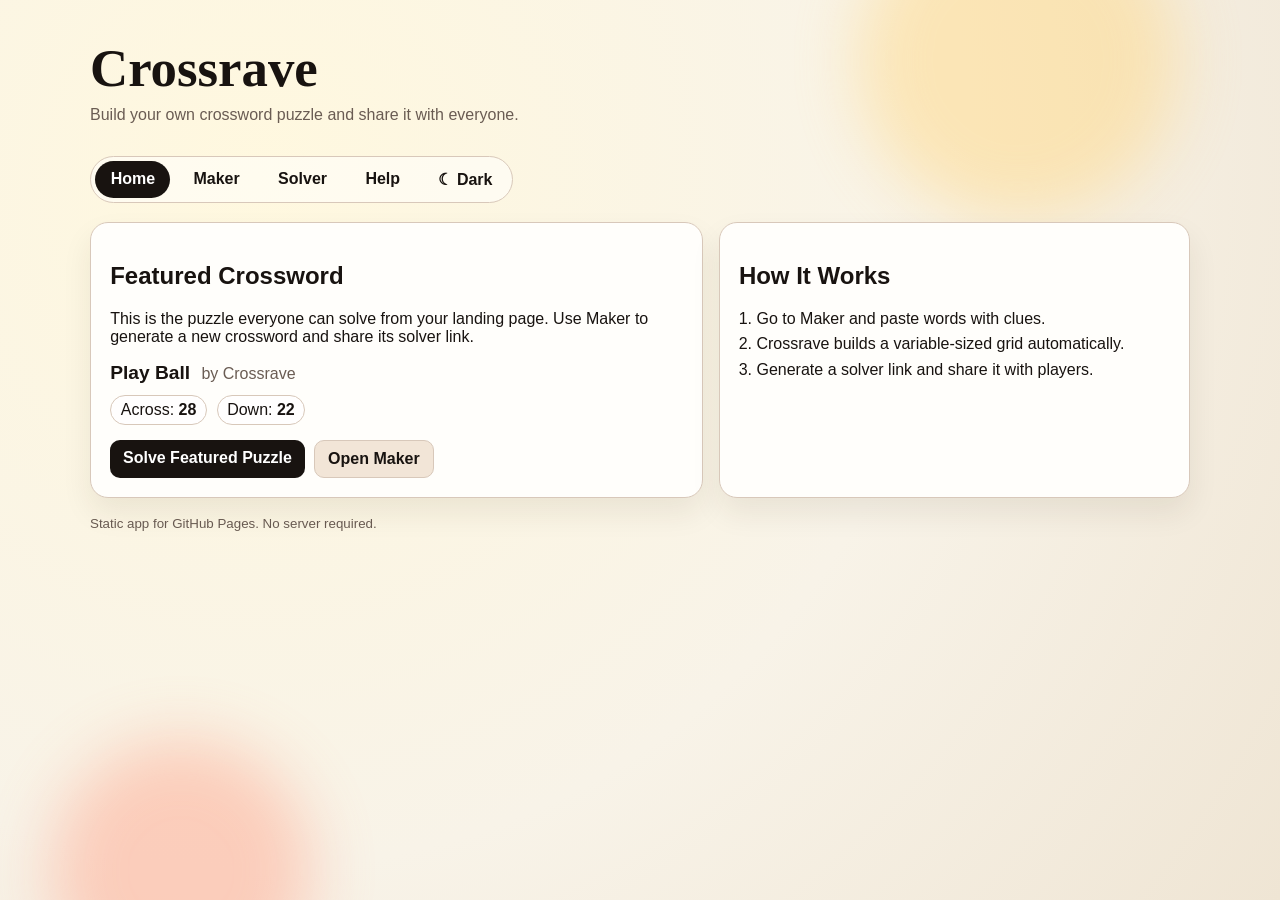
<file: index.html>
<!doctype html>
<html lang="en">
  <head>
    <meta charset="UTF-8" />
    <meta name="viewport" content="width=device-width, initial-scale=1.0" />
    <meta name="referrer" content="strict-origin-when-cross-origin" />
    <meta
      http-equiv="Content-Security-Policy"
      content="default-src 'self'; script-src 'self'; style-src 'self' 'unsafe-inline' https://fonts.googleapis.com; font-src https://fonts.gstatic.com; img-src 'self' data:; connect-src 'self'; object-src 'none'; base-uri 'self'; form-action 'self'; frame-src 'none'; manifest-src 'self'"
    />
    <title>Crossrave</title>
    <meta
      name="description"
      content="Build custom crosswords and publish a featured puzzle for everyone to solve."
    />
    <link rel="preconnect" href="https://fonts.googleapis.com" />
    <link rel="preconnect" href="https://fonts.gstatic.com" crossorigin />
    <link
      href="https://fonts.googleapis.com/css2?family=Space+Grotesk:wght@400;500;700&family=Fraunces:opsz,wght@9..144,700&display=swap"
      rel="stylesheet"
    />
    <link rel="stylesheet" href="css/styles.css" />
    <script src="js/theme-init.js"></script>
  </head>
  <body>
    <div class="bg-orb orb-a"></div>
    <div class="bg-orb orb-b"></div>

    <header class="site-header">
      <h1>Crossrave</h1>
      <p>Build your own crossword puzzle and share it with everyone.</p>
      <nav class="top-nav" aria-label="Main navigation">
        <a href="index.html" aria-current="page">Home</a>
        <a href="maker.html">Maker</a>
        <a href="solver.html">Solver</a>
      </nav>
    </header>

    <main class="layout home-layout">
      <section class="panel hero-panel">
        <h2>Featured Crossword</h2>
        <p>
          This is the puzzle everyone can solve from your landing page. Use Maker to generate a new
          crossword and share its solver link.
        </p>

        <div class="featured-meta">
          <strong id="home-title">Featured Daily</strong>
          <span id="home-author">by Crossrave</span>
        </div>

        <div class="pill-row">
          <span class="pill">Across: <b id="home-across-count">0</b></span>
          <span class="pill">Down: <b id="home-down-count">0</b></span>
        </div>

        <div class="toolbar">
          <a id="solve-featured-link" class="btn-link" href="solver.html">Solve Featured Puzzle</a>
          <a class="btn-link secondary" href="maker.html">Open Maker</a>
        </div>
      </section>

      <section class="panel">
        <h2>How It Works</h2>
        <ol class="steps-list">
          <li>Go to Maker and paste words with clues.</li>
          <li>Crossrave builds a variable-sized grid automatically.</li>
          <li>Generate a solver link and share it with players.</li>
        </ol>
      </section>
    </main>

    <footer class="site-footer">
      <small>Static app for GitHub Pages. No server required.</small>
    </footer>

    <script type="module" src="js/home.js"></script>
    <script type="module" src="js/site.js"></script>
  </body>
</html>
</file>
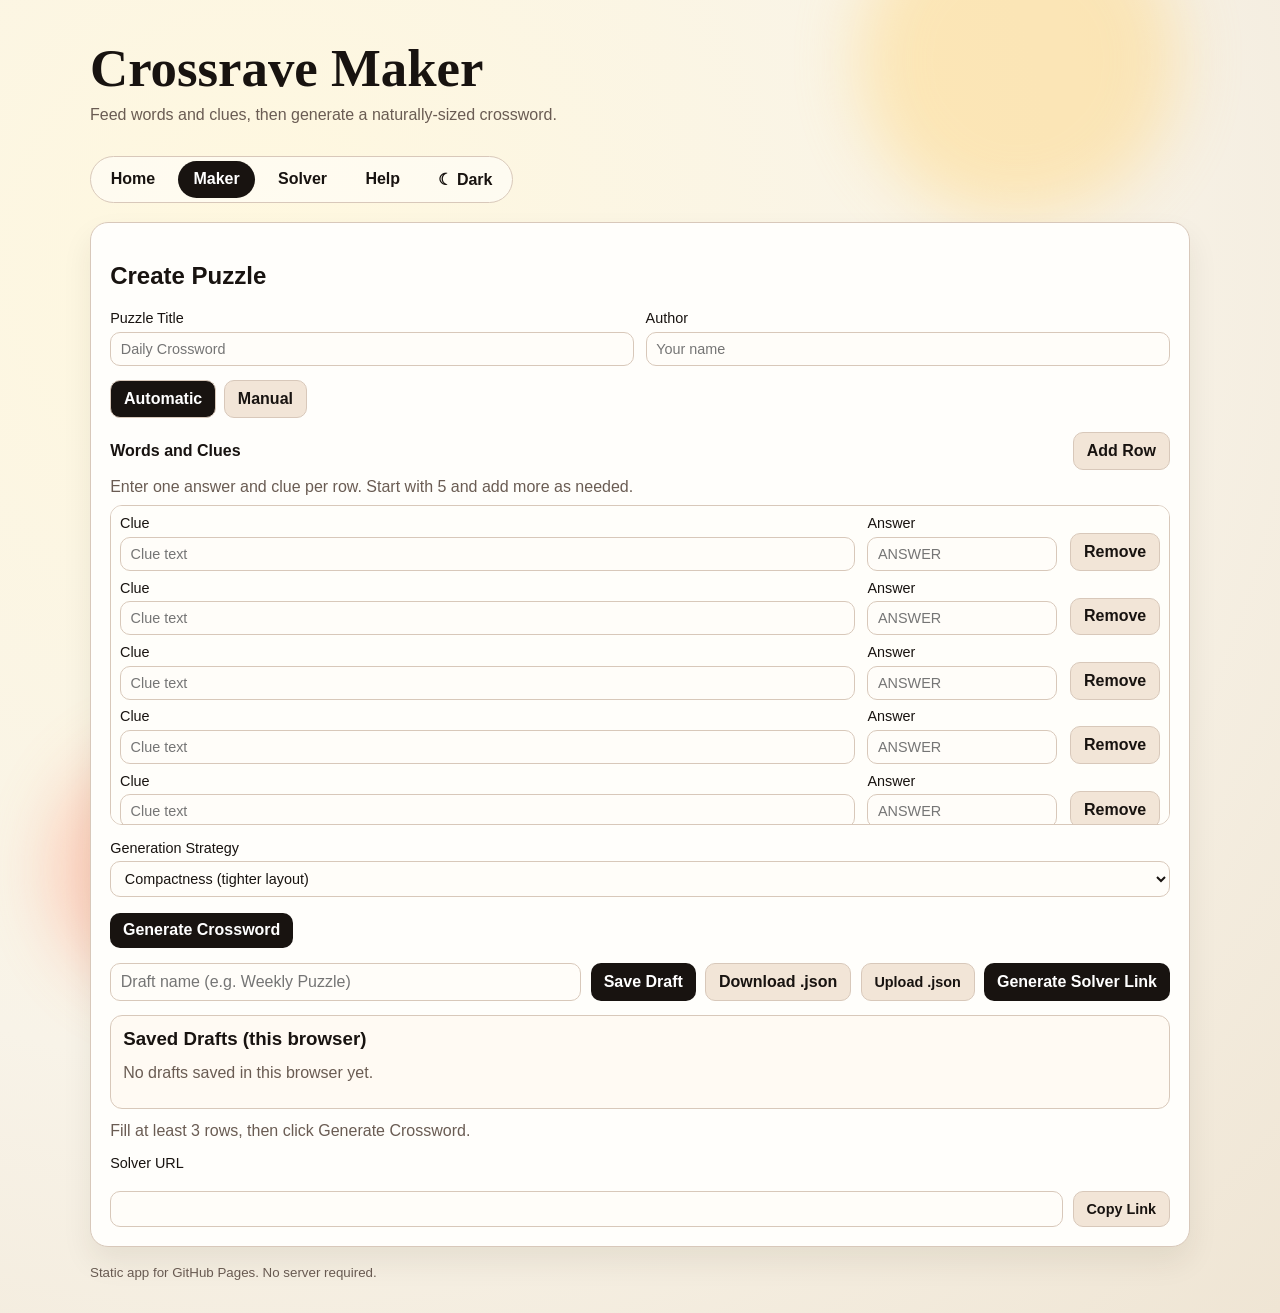
<file: maker.html>
<!doctype html>
<html lang="en">
  <head>
    <meta charset="UTF-8" />
    <meta name="viewport" content="width=device-width, initial-scale=1.0" />
    <meta name="referrer" content="strict-origin-when-cross-origin" />
    <meta
      http-equiv="Content-Security-Policy"
      content="default-src 'self'; script-src 'self'; style-src 'self' 'unsafe-inline' https://fonts.googleapis.com; font-src https://fonts.gstatic.com; img-src 'self' data:; connect-src 'self'; object-src 'none'; base-uri 'self'; form-action 'self'; frame-src 'none'; manifest-src 'self'"
    />
    <title>Crossrave Maker</title>
    <meta name="description" content="Generate a crossword from words and clues." />
    <link rel="preconnect" href="https://fonts.googleapis.com" />
    <link rel="preconnect" href="https://fonts.gstatic.com" crossorigin />
    <link
      href="https://fonts.googleapis.com/css2?family=Space+Grotesk:wght@400;500;700&family=Fraunces:opsz,wght@9..144,700&display=swap"
      rel="stylesheet"
    />
    <link rel="stylesheet" href="css/styles.css" />
    <script src="js/theme-init.js"></script>
  </head>
  <body>
    <div class="bg-orb orb-a"></div>
    <div class="bg-orb orb-b"></div>

    <header class="site-header">
      <h1>Crossrave Maker</h1>
      <p>Feed words and clues, then generate a naturally-sized crossword.</p>
      <nav class="top-nav" aria-label="Main navigation">
        <a href="index.html">Home</a>
        <a href="maker.html" aria-current="page">Maker</a>
        <a href="solver.html">Solver</a>
      </nav>
    </header>

    <main class="layout">
      <section class="panel">
        <h2>Create Puzzle</h2>
        <div class="meta-grid maker-meta-grid">
          <label>
            Puzzle Title
            <input id="puzzle-title" type="text" placeholder="Daily Crossword" />
          </label>
          <label>
            Author
            <input id="puzzle-author" type="text" placeholder="Your name" />
          </label>
        </div>

        <div class="mode-tabs" role="tablist" aria-label="Maker mode">
          <button id="mode-automatic-btn" type="button" class="mode-tab-btn active" role="tab" aria-selected="true">
            Automatic
          </button>
          <button id="mode-manual-btn" type="button" class="mode-tab-btn" role="tab" aria-selected="false">
            Manual
          </button>
        </div>

        <section id="automatic-section" aria-label="Automatic crossword builder">
          <section class="word-bank" aria-label="Word and clue input rows">
            <div class="input-header-row">
              <h3>Words and Clues</h3>
              <button id="add-row-btn" type="button" class="secondary-btn">Add Row</button>
            </div>
            <p class="hint input-hint">Enter one answer and clue per row. Start with 5 and add more as needed.</p>

            <div id="entry-rows" class="entry-rows" role="group" aria-label="Clue and answer pairs"></div>
          </section>

          <section class="generation-controls" aria-label="Generation controls">
            <label>
              Generation Strategy
              <select id="generation-mode">
                <option value="compactness" selected>Compactness (tighter layout)</option>
                <option value="maxIntersections">Max Intersections (more crossings)</option>
              </select>
            </label>
          </section>

          <div class="toolbar">
            <button id="generate-btn" type="button">Generate Crossword</button>
          </div>
        </section>

        <section id="manual-section" class="manual-builder hidden" aria-label="Manual grid builder">
          <div class="toolbar">
            <button id="manual-block-toggle-btn" type="button" class="secondary-btn" aria-pressed="false">
              Toggle Black Squares: Off
            </button>
            <button id="manual-clear-btn" type="button" class="secondary-btn">Clear Letters</button>
            <button id="manual-recenter-btn" type="button" class="secondary-btn">Recenter</button>
            <button id="manual-build-btn" type="button">Build Puzzle</button>
          </div>

          <p class="hint">
            Type letters directly into the grid, like placing tiles on graph paper. Scroll in any direction to reveal
            more space — the grid keeps extending as you go. Turn on "Toggle Black Squares" to click cells into
            blocks instead. Clue numbers update automatically as you edit; fill in the clue text below, then click
            Build Puzzle.
          </p>

          <div id="manual-grid-viewport" class="manual-grid-viewport">
            <div id="manual-grid" class="crossword-grid" role="grid" aria-label="Manual crossword grid"></div>
          </div>

          <div class="clues-grid">
            <section>
              <h3>Across</h3>
              <ol id="manual-across-clues" class="solver-clues manual-clue-list"></ol>
            </section>
            <section>
              <h3>Down</h3>
              <ol id="manual-down-clues" class="solver-clues manual-clue-list"></ol>
            </section>
          </div>
        </section>

        <div class="toolbar">
          <input id="save-name-input" type="text" class="link-input" placeholder="Draft name (e.g. Weekly Puzzle)" />
          <button id="save-local-btn" type="button">Save Draft</button>
          <button id="download-btn" type="button" class="secondary-btn">Download .json</button>
          <label class="file-upload-btn">
            Upload .json
            <input id="upload-input" type="file" accept="application/json,.json" hidden />
          </label>
          <button id="share-btn" type="button">Generate Solver Link</button>
        </div>

        <section id="saved-drafts-section" class="report-box" aria-live="polite">
          <h3>Saved Drafts (this browser)</h3>
          <p id="saved-drafts-empty" class="hint">No drafts saved in this browser yet.</p>
          <ul id="saved-drafts-list" class="saved-drafts-list"></ul>
        </section>

        <p id="maker-message" class="hint">
          Fill at least 3 rows, then click Generate Crossword.
        </p>

        <section id="placement-report" class="report-box hidden" aria-live="polite">
          <h3>Placement Report</h3>
          <p id="placement-summary" class="hint"></p>
          <ul id="unplaced-list" class="report-list"></ul>
        </section>

        <label class="share-output">
          Solver URL
          <div class="toolbar">
            <input id="share-url" type="text" class="link-input" readonly />
            <button id="copy-link-btn" type="button" class="secondary-btn">Copy Link</button>
          </div>
        </label>
      </section>

      <section id="generated-panel" class="panel hidden" aria-live="polite">
        <h2>Generated Layout</h2>
        <div class="board-wrap">
          <div id="maker-grid" class="crossword-grid" role="grid" aria-label="Generated crossword"></div>
        </div>

        <div class="clues-grid">
          <section>
            <h3>Across</h3>
            <ol id="across-clues" class="solver-clues"></ol>
          </section>
          <section>
            <h3>Down</h3>
            <ol id="down-clues" class="solver-clues"></ol>
          </section>
        </div>
      </section>
    </main>

    <footer class="site-footer">
      <small>Static app for GitHub Pages. No server required.</small>
    </footer>

    <script type="module" src="js/maker.js"></script>
    <script type="module" src="js/site.js"></script>
  </body>
</html>
</file>
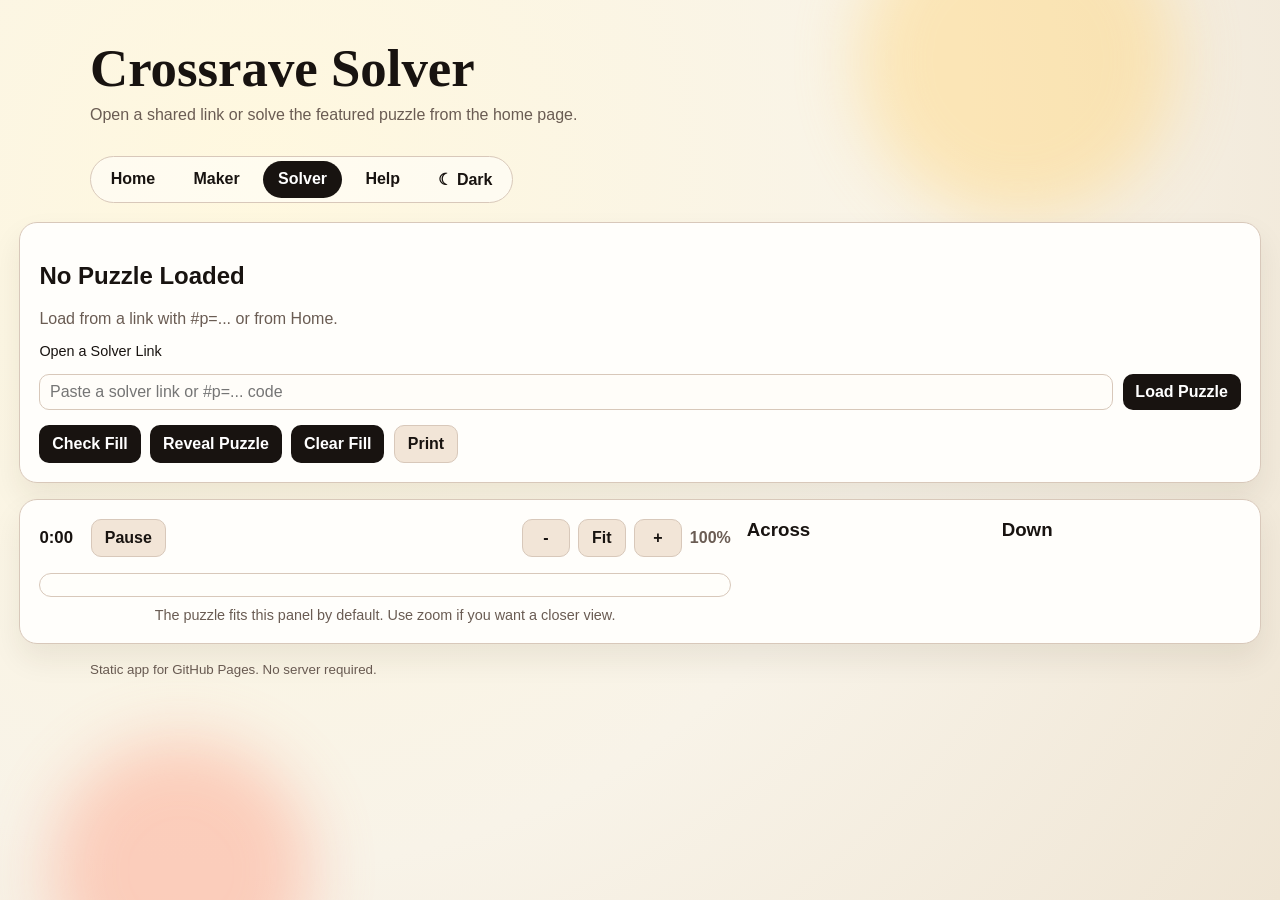
<file: solver.html>
<!doctype html>
<html lang="en">
  <head>
    <meta charset="UTF-8" />
    <meta name="viewport" content="width=device-width, initial-scale=1.0" />
    <meta name="referrer" content="strict-origin-when-cross-origin" />
    <meta
      http-equiv="Content-Security-Policy"
      content="default-src 'self'; script-src 'self'; style-src 'self' 'unsafe-inline' https://fonts.googleapis.com; font-src https://fonts.gstatic.com; img-src 'self' data:; connect-src 'self'; object-src 'none'; base-uri 'self'; form-action 'self'; frame-src 'none'; manifest-src 'self'"
    />
    <title>Crossrave Solver</title>
    <meta name="description" content="Solve shared crossword puzzles in the browser." />
    <link rel="preconnect" href="https://fonts.googleapis.com" />
    <link rel="preconnect" href="https://fonts.gstatic.com" crossorigin />
    <link
      href="https://fonts.googleapis.com/css2?family=Space+Grotesk:wght@400;500;700&family=Fraunces:opsz,wght@9..144,700&display=swap"
      rel="stylesheet"
    />
    <link rel="stylesheet" href="css/styles.css" />
    <script src="js/theme-init.js"></script>
  </head>
  <body>
    <div class="bg-orb orb-a"></div>
    <div class="bg-orb orb-b"></div>

    <header class="site-header">
      <h1>Crossrave Solver</h1>
      <p>Open a shared link or solve the featured puzzle from the home page.</p>
      <nav class="top-nav" aria-label="Main navigation">
        <a href="index.html">Home</a>
        <a href="maker.html">Maker</a>
        <a href="solver.html" aria-current="page">Solver</a>
      </nav>
    </header>

    <main class="layout solver-layout">
      <section class="panel">
        <h2 id="solver-title">No Puzzle Loaded</h2>
        <p id="solver-author" class="hint">Load from a link with #p=... or from Home.</p>

        <div class="share-output">
          <label for="load-link-input">Open a Solver Link</label>
          <div class="toolbar">
            <input id="load-link-input" class="link-input" type="text" placeholder="Paste a solver link or #p=... code" />
            <button id="load-link-btn" type="button">Load Puzzle</button>
          </div>
          <p id="load-link-message" class="hint"></p>
        </div>

        <div class="toolbar">
          <button id="check-btn" type="button" disabled>Check Fill</button>
          <button id="reveal-btn" type="button" disabled>Reveal Puzzle</button>
          <button id="reset-btn" type="button" disabled>Clear Fill</button>
          <button id="print-btn" type="button" class="secondary-btn" disabled>Print</button>
        </div>
      </section>

      <section id="solver-panel" class="panel hidden solver-panel">
        <div class="solver-board-toolbar" aria-label="Puzzle zoom and timer controls">
          <div class="solver-timer-controls">
            <output id="solve-timer" class="solve-timer" aria-label="Solve time">0:00</output>
            <button id="pause-btn" type="button" class="secondary-btn" disabled>Pause</button>
          </div>
          <div class="solver-zoom-controls">
            <button id="zoom-out-btn" type="button" class="secondary-btn" disabled aria-label="Zoom out">-</button>
            <button id="zoom-fit-btn" type="button" class="secondary-btn" disabled>Fit</button>
            <button id="zoom-in-btn" type="button" class="secondary-btn" disabled aria-label="Zoom in">+</button>
            <output id="zoom-level" class="zoom-level" for="zoom-out-btn zoom-fit-btn zoom-in-btn">100%</output>
          </div>
        </div>
        <div class="board-wrap">
          <div id="solver-grid" class="crossword-grid" role="grid" aria-label="Crossword solver grid"></div>
          <div id="pause-overlay" class="pause-overlay hidden">
            <p>Puzzle paused</p>
            <button id="resume-btn" type="button">Resume</button>
          </div>
        </div>
        <p class="solver-scroll-hint">The puzzle fits this panel by default. Use zoom if you want a closer view.</p>

        <div class="clues-grid">
          <section class="solver-clue-section">
            <h3>Across</h3>
            <ul id="across-clues" class="solver-clues"></ul>
          </section>
          <section class="solver-clue-section">
            <h3>Down</h3>
            <ul id="down-clues" class="solver-clues"></ul>
          </section>
        </div>
      </section>
    </main>

    <dialog id="completion-dialog" class="site-dialog" aria-labelledby="completion-title">
      <h2 id="completion-title">Congratulations!</h2>
      <p id="completion-message">You solved the puzzle.</p>
      <p>Your time: <strong id="completion-time">0:00</strong></p>
      <div class="dialog-actions">
        <button id="completion-close-btn" type="button" class="dialog-close-btn">Close</button>
      </div>
    </dialog>

    <footer class="site-footer">
      <small>Static app for GitHub Pages. No server required.</small>
    </footer>

    <script type="module" src="js/solver.js"></script>
    <script type="module" src="js/site.js"></script>
  </body>
</html>
</file>
<file: css/styles.css>
:root {
  color-scheme: light;
  --bg: #f8f3e8;
  --bg-grad-a: #fff8df;
  --bg-grad-b: #efe5d4;
  --paper: #fffdf7;
  --ink: #181310;
  --on-ink: #ffffff;
  --muted: #6a5c53;
  --accent: #d9421b;
  --accent-soft: #ff8f6d;
  --line: #d8c8ba;
  --good: #2a7e3f;
  --bad: #a42020;
  --black: #12100f;
  --black-border: #000000;
  --orb-a: #ffd57b;
  --orb-b: #ff9f85;
  --nav-bg: rgba(255, 255, 255, 0.5);
  --panel-bg: color-mix(in srgb, var(--paper), #ffffff 50%);
  --field-bg: #fffdf9;
  --surface-2: #fffefa;
  --surface-3: #fffaf3;
  --secondary-bg: #f2e5d7;
  --pill-bg: rgba(255, 255, 255, 0.7);
  --cell-bg: #ffffff;
  --cell-border: #dacbbb;
  --cell-num: #5c4d41;
  --cell-active-word: #f6efd9;
  --cell-active-cell: #e7d7b4;
  --cell-active-border: #be9d6d;
  --focus-ring: #d7b784;
  --clue-active-bg: #f5ecd8;
  --clue-active-ink: #2f2418;
  --clue-hover-bg: #f7f0de;
  --overlay-backdrop: rgba(24, 19, 16, 0.45);
}

[data-theme="dark"] {
  color-scheme: dark;
  --bg: #17130f;
  --bg-grad-a: #221b13;
  --bg-grad-b: #120e0a;
  --paper: #1e1913;
  --ink: #f0e9df;
  --on-ink: #17130f;
  --muted: #b5a795;
  --accent: #ff7a52;
  --accent-soft: #ff8f6d;
  --line: #4a4136;
  --good: #7ed99a;
  --bad: #ff9d9d;
  --black: #000000;
  --black-border: #4a4136;
  --orb-a: #6b5420;
  --orb-b: #6e3a29;
  --nav-bg: rgba(0, 0, 0, 0.35);
  --panel-bg: rgba(34, 28, 21, 0.88);
  --field-bg: #26201a;
  --surface-2: #221d16;
  --surface-3: #262019;
  --secondary-bg: #3a322a;
  --pill-bg: rgba(0, 0, 0, 0.3);
  --cell-bg: #2b251e;
  --cell-border: #57493c;
  --cell-num: #cfc2b0;
  --cell-active-word: #3e3423;
  --cell-active-cell: #5b4a29;
  --cell-active-border: #b3945e;
  --focus-ring: #d7b784;
  --clue-active-bg: #443a28;
  --clue-active-ink: #f4ecdd;
  --clue-hover-bg: #322b21;
  --overlay-backdrop: rgba(0, 0, 0, 0.6);
}

[data-theme="dark"] .bg-orb {
  opacity: 0.2;
}

a {
  color: inherit;
}

* {
  box-sizing: border-box;
}

body {
  margin: 0;
  min-height: 100vh;
  font-family: "Space Grotesk", sans-serif;
  color: var(--ink);
  background: radial-gradient(circle at 20% 20%, var(--bg-grad-a) 0%, var(--bg) 55%, var(--bg-grad-b) 100%);
  position: relative;
  overflow-x: hidden;
}

.bg-orb {
  position: fixed;
  border-radius: 999px;
  filter: blur(32px);
  opacity: 0.45;
  pointer-events: none;
  z-index: -1;
  animation: drift 10s ease-in-out infinite alternate;
}

.orb-a {
  width: 320px;
  height: 320px;
  background: var(--orb-a);
  top: -100px;
  right: 8%;
}

.orb-b {
  width: 260px;
  height: 260px;
  background: var(--orb-b);
  bottom: -100px;
  left: 4%;
  animation-duration: 13s;
}

.site-header,
.layout,
.site-footer {
  width: min(1100px, 92vw);
  margin-inline: auto;
}

.site-header {
  padding: 2.4rem 0 1.2rem;
  animation: rise-in 0.45s ease;
}

.site-header h1 {
  margin: 0;
  font-family: "Fraunces", serif;
  font-size: clamp(2.1rem, 5vw, 3.3rem);
}

.site-header p {
  margin-top: 0.45rem;
  color: var(--muted);
}

.top-nav {
  margin-top: 1rem;
  display: inline-flex;
  gap: 0.5rem;
  background: var(--nav-bg);
  border: 1px solid var(--line);
  border-radius: 999px;
  padding: 0.28rem;
}

.top-nav a {
  text-decoration: none;
  border-radius: 999px;
  padding: 0.55rem 0.95rem;
  font-weight: 600;
}

.top-nav a[aria-current="page"] {
  background: var(--ink);
  color: var(--on-ink);
}

.top-nav .nav-btn {
  background: transparent;
  color: inherit;
  border: 0;
  border-radius: 999px;
  padding: 0.55rem 0.95rem;
  font-weight: 600;
  cursor: pointer;
}

.top-nav .nav-btn:hover {
  background: color-mix(in srgb, var(--ink), transparent 88%);
  transform: none;
}

.layout {
  display: grid;
}

.solver-layout {
  width: min(1500px, 97vw);
  gap: 1rem;
}

.panel {
  background: var(--panel-bg);
  border: 1px solid var(--line);
  border-radius: 18px;
  padding: 1.2rem;
  backdrop-filter: blur(5px);
  box-shadow: 0 15px 30px rgba(52, 33, 12, 0.08);
  animation: rise-in 0.4s ease;
}

.meta-grid {
  display: grid;
  grid-template-columns: repeat(4, minmax(120px, 1fr));
  gap: 0.7rem;
}

.maker-meta-grid {
  grid-template-columns: repeat(2, minmax(180px, 1fr));
}

label {
  font-size: 0.9rem;
  display: grid;
  gap: 0.35rem;
}

input,
button,
textarea {
  font: inherit;
}

input,
textarea {
  border: 1px solid var(--line);
  border-radius: 10px;
  padding: 0.5rem 0.6rem;
  background: var(--field-bg);
  color: var(--ink);
}

.toolbar {
  margin-top: 0.95rem;
  display: flex;
  flex-wrap: wrap;
  gap: 0.6rem;
}

button {
  border: 0;
  border-radius: 10px;
  padding: 0.55rem 0.8rem;
  background: var(--ink);
  color: var(--on-ink);
  font-weight: 600;
  cursor: pointer;
}

button:hover {
  transform: translateY(-1px);
}

.hint {
  color: var(--muted);
  margin: 0.85rem 0;
}

.board-wrap {
  position: relative;
  max-width: 100%;
  overflow: auto;
  border: 1px solid var(--line);
  border-radius: 12px;
  padding: 0.7rem;
  background: var(--surface-2);
  overscroll-behavior-x: contain;
  min-width: 0;
}

.hidden {
  display: none;
}

.crossword-grid {
  --cell-size: var(--solver-cell-size, 32px);
  display: grid;
  gap: 2px;
  width: fit-content;
  margin: 0 auto;
}

.cell {
  width: var(--cell-size);
  height: var(--cell-size);
  border: 1px solid var(--cell-border);
  background: var(--cell-bg);
  position: relative;
}

.cell.black {
  background: var(--black);
  border-color: var(--black-border);
}

.cell.active-word {
  background: var(--cell-active-word);
}

.cell.active-cell {
  background: var(--cell-active-cell);
  border-color: var(--cell-active-border);
}

.cell-num {
  position: absolute;
  top: max(1px, calc(var(--cell-size) * 0.06));
  left: max(2px, calc(var(--cell-size) * 0.09));
  font-size: clamp(0.42rem, calc(var(--cell-size) * 0.18), 0.58rem);
  color: var(--cell-num);
  user-select: none;
}

.cell input {
  width: 100%;
  height: 100%;
  border: 0;
  border-radius: 0;
  text-align: center;
  text-transform: uppercase;
  font-weight: 700;
  font-size: clamp(0.72rem, calc(var(--cell-size) * 0.5), 1rem);
  background: transparent;
  color: var(--ink);
  padding: 0;
}

.cell input:focus {
  outline: 2px solid var(--focus-ring);
}

.clues-grid {
  display: grid;
  gap: 1rem;
  grid-template-columns: repeat(2, minmax(220px, 1fr));
  align-content: start;
  min-width: 0;
  grid-column: 2 / 3;
  grid-row: 1 / span 2;
}

.clue-list {
  display: grid;
  gap: 0.5rem;
  max-height: 260px;
  overflow: auto;
  padding-right: 0.2rem;
}

.clue-item {
  display: grid;
  grid-template-columns: 40px 1fr;
  align-items: center;
  gap: 0.45rem;
}

.clue-item span {
  font-weight: 700;
}

.share-output {
  margin-top: 0.9rem;
}

.link-input {
  flex: 1 1 260px;
  min-width: 200px;
}

.file-upload-btn {
  display: inline-flex;
  align-items: center;
  justify-content: center;
  border-radius: 10px;
  padding: 0.55rem 0.8rem;
  font-weight: 600;
  cursor: pointer;
  background: var(--secondary-bg);
  color: var(--ink);
  border: 1px solid var(--line);
}

.saved-drafts-list {
  margin: 0.6rem 0 0;
  padding: 0;
  list-style: none;
  display: grid;
  gap: 0.5rem;
}

.saved-draft-item {
  display: flex;
  align-items: center;
  justify-content: space-between;
  gap: 0.6rem;
  padding: 0.45rem 0.6rem;
  border: 1px solid var(--line);
  border-radius: 10px;
  background: var(--surface-2);
}

.saved-draft-name {
  font-weight: 600;
  overflow: hidden;
  text-overflow: ellipsis;
  white-space: nowrap;
}

.saved-draft-actions {
  display: flex;
  gap: 0.4rem;
  flex-shrink: 0;
}

.saved-draft-actions button {
  padding: 0.35rem 0.55rem;
  font-size: 0.85rem;
}

.solver-meta {
  display: flex;
  flex-wrap: wrap;
  gap: 0.75rem;
  align-items: baseline;
}

.solver-meta strong {
  font-size: 1.2rem;
}

.solver-meta span {
  color: var(--muted);
}

.solver-clues {
  margin: 0;
  padding-left: 0;
  list-style: none;
  display: grid;
  gap: 0.4rem;
  max-height: 60vh;
  max-height: 60dvh;
  overflow: auto;
  padding-right: 0.35rem;
}

.solver-clues li {
  border-radius: 8px;
  padding: 0.15rem 0.35rem;
  transition: background-color 120ms ease, color 120ms ease;
  cursor: pointer;
}

.solver-clues li.active-clue {
  background: var(--clue-active-bg);
  color: var(--clue-active-ink);
}

.solver-clues li:hover {
  background: var(--clue-hover-bg);
}

.solver-panel {
  display: grid;
  gap: 1rem;
  align-items: start;
  grid-template-columns: minmax(0, 1.4fr) minmax(320px, 1fr);
}

.solver-board-toolbar {
  grid-column: 1 / 2;
  display: flex;
  flex-wrap: wrap;
  justify-content: space-between;
  align-items: center;
  gap: 0.7rem;
}

.solver-board-label {
  color: var(--muted);
  font-size: 0.92rem;
  font-weight: 600;
}

.solver-zoom-controls {
  display: inline-flex;
  align-items: center;
  gap: 0.5rem;
  flex-wrap: wrap;
}

.solver-zoom-controls button {
  min-width: 3rem;
}

.zoom-level {
  min-width: 4ch;
  font-weight: 700;
  color: var(--muted);
  text-align: right;
}

.solver-scroll-hint {
  grid-column: 1 / 2;
  margin: -0.35rem 0 0;
  color: var(--muted);
  font-size: 0.9rem;
  text-align: center;
}

.solver-panel .board-wrap {
  grid-column: 1 / 2;
}

.solver-clue-section {
  min-width: 0;
  display: grid;
  grid-template-rows: auto minmax(0, 1fr);
  gap: 0.5rem;
}

.solver-clue-section h3 {
  margin: 0;
}

.good {
  color: var(--good);
}

.bad {
  color: var(--bad);
}

/* Check/Reveal marks on grid letters: must out-specify the base
   `.cell input { color: var(--ink) }` rule so the state color actually wins. */
.cell input.good {
  color: var(--good);
}

.cell input.bad {
  color: var(--bad);
  text-decoration: line-through;
  text-decoration-thickness: 2px;
}

.site-footer {
  padding: 1rem 0 2rem;
  color: var(--muted);
}

.word-bank {
  margin-top: 0.8rem;
}

textarea {
  resize: vertical;
}

.input-header-row {
  display: flex;
  justify-content: space-between;
  align-items: center;
  gap: 0.8rem;
}

.input-header-row h3 {
  margin: 0;
  font-size: 1rem;
}

.secondary-btn {
  background: var(--secondary-bg);
  color: var(--ink);
  border: 1px solid var(--line);
}

.input-hint {
  margin-top: 0.5rem;
  margin-bottom: 0.6rem;
}

.entry-rows {
  border: 1px solid var(--line);
  border-radius: 12px;
  background: var(--surface-2);
  padding: 0.55rem;
  max-height: 320px;
  overflow-y: auto;
  display: grid;
  gap: 0.55rem;
}

.entry-row {
  display: grid;
  grid-template-columns: minmax(240px, 1fr) minmax(130px, 190px) auto;
  gap: 0.8rem;
  align-items: end;
}

.entry-row label {
  min-width: 0;
}

.entry-row input {
  width: 100%;
}

.entry-answer {
  text-transform: uppercase;
}

.remove-row-btn {
  background: var(--secondary-bg);
  color: var(--ink);
  border: 1px solid var(--line);
  white-space: nowrap;
}

.generation-controls {
  margin-top: 0.9rem;
}

.mode-tabs {
  display: flex;
  gap: 0.5rem;
  margin: 0.9rem 0;
}

.mode-tab-btn {
  background: var(--secondary-bg);
  color: var(--ink);
  border: 1px solid var(--line);
}

.mode-tab-btn.active {
  background: var(--ink);
  color: var(--on-ink);
}

.manual-builder {
  margin-top: 0.6rem;
}

.manual-grid-viewport {
  width: 100%;
  max-width: 640px;
  height: 440px;
  overflow: auto;
  border: 1px solid var(--line);
  border-radius: 12px;
  padding: 0.7rem;
  background: var(--surface-2) repeating-linear-gradient(
      0deg,
      transparent,
      transparent 35px,
      rgba(90, 70, 50, 0.06) 35px,
      rgba(90, 70, 50, 0.06) 36px
    ),
    repeating-linear-gradient(
      90deg,
      transparent,
      transparent 35px,
      rgba(90, 70, 50, 0.06) 35px,
      rgba(90, 70, 50, 0.06) 36px
    );
  margin: 0 auto;
}

/* The manual grid only renders the cells near the current scroll position
   (see renderManualWindow in maker.js) rather than every cell in the
   pannable range, so it uses absolute positioning within an explicitly
   sized canvas instead of the automatic/solver grids' CSS Grid layout. */
#manual-grid {
  position: relative;
  display: block;
}

#manual-grid .cell {
  position: absolute;
}


.crossword-grid.block-mode .cell:not(.black) input {
  cursor: cell;
}

.crossword-grid.block-mode .cell.black {
  cursor: pointer;
}

.manual-clue-item {
  display: grid;
  grid-template-columns: 28px 1fr;
  align-items: center;
  gap: 0.45rem;
}

.manual-clue-item .clue-num {
  font-weight: 700;
  color: var(--muted);
}

.manual-clue-input {
  width: 100%;
}

select {
  border: 1px solid var(--line);
  border-radius: 10px;
  padding: 0.5rem 0.6rem;
  background: var(--field-bg);
  color: var(--ink);
  font: inherit;
}

.report-box {
  margin-top: 0.9rem;
  border: 1px solid var(--line);
  border-radius: 12px;
  background: var(--surface-3);
  padding: 0.75rem;
}

.report-box h3 {
  margin: 0;
}

.report-list {
  margin: 0;
  margin-top: 0.5rem;
  padding-left: 1.1rem;
  display: grid;
  gap: 0.3rem;
}

.home-layout {
  grid-template-columns: 1.3fr 1fr;
  gap: 1rem;
}

.hero-panel {
  animation-delay: 0.06s;
}

.featured-meta {
  display: flex;
  flex-wrap: wrap;
  align-items: baseline;
  gap: 0.7rem;
}

.featured-meta strong {
  font-size: 1.2rem;
}

.featured-meta span {
  color: var(--muted);
}

.pill-row {
  margin-top: 0.7rem;
  display: flex;
  gap: 0.6rem;
  flex-wrap: wrap;
}

.pill {
  border: 1px solid var(--line);
  background: var(--pill-bg);
  border-radius: 999px;
  padding: 0.3rem 0.6rem;
}

.btn-link {
  display: inline-flex;
  text-decoration: none;
  border-radius: 10px;
  padding: 0.55rem 0.8rem;
  background: var(--ink);
  color: var(--on-ink);
  font-weight: 600;
}

.btn-link.secondary {
  background: var(--secondary-bg);
  color: var(--ink);
  border: 1px solid var(--line);
}

.steps-list {
  margin: 0;
  padding-left: 1.1rem;
  display: grid;
  gap: 0.45rem;
}

@keyframes rise-in {
  from {
    transform: translateY(8px);
    opacity: 0;
  }
  to {
    transform: translateY(0);
    opacity: 1;
  }
}

@keyframes drift {
  from {
    transform: translateY(0) translateX(0);
  }
  to {
    transform: translateY(12px) translateX(14px);
  }
}

@media (max-width: 860px) {
  .meta-grid {
    grid-template-columns: repeat(2, minmax(120px, 1fr));
  }

  .home-layout {
    grid-template-columns: 1fr;
  }

  .clues-grid {
    grid-template-columns: 1fr;
  }

  .crossword-grid {
    --cell-size: 30px;
  }

  .solver-board-toolbar {
    align-items: start;
  }

  .entry-row {
    grid-template-columns: 1fr;
  }
}

@media (max-width: 1180px) {
  .solver-panel {
    grid-template-columns: 1fr;
  }

  .solver-panel .board-wrap,
  .solver-board-toolbar,
  .solver-scroll-hint,
  .clues-grid {
    grid-column: auto;
    grid-row: auto;
  }

  .solver-clues {
    max-height: 40vh;
    max-height: 40dvh;
  }
}

/* --- Solve timer & pause --------------------------------------------------- */

.solver-timer-controls {
  display: inline-flex;
  align-items: center;
  gap: 0.6rem;
}

.solve-timer {
  font-weight: 700;
  font-variant-numeric: tabular-nums;
  font-size: 1.05rem;
  min-width: 4.5ch;
}

.pause-overlay {
  position: absolute;
  inset: 0;
  z-index: 2;
  display: grid;
  place-content: center;
  gap: 0.7rem;
  text-align: center;
  background: var(--surface-2);
  border-radius: 12px;
}

.pause-overlay.hidden {
  display: none;
}

.pause-overlay p {
  margin: 0;
  font-weight: 700;
  font-size: 1.1rem;
}

.grid-paused {
  visibility: hidden;
}

/* --- Shared dialogs (help, completion) ------------------------------------- */

.site-dialog {
  border: 1px solid var(--line);
  border-radius: 16px;
  background: var(--panel-bg);
  color: var(--ink);
  padding: 1.4rem;
  width: min(580px, 92vw);
  max-height: 85vh;
  overflow: auto;
  box-shadow: 0 18px 40px rgba(0, 0, 0, 0.25);
}

.site-dialog::backdrop {
  background: var(--overlay-backdrop);
}

.site-dialog h2 {
  margin-top: 0;
  font-family: "Fraunces", serif;
}

.site-dialog h3 {
  margin: 1rem 0 0.4rem;
}

.site-dialog ul {
  margin: 0.35rem 0 0.6rem;
  padding-left: 1.2rem;
  display: grid;
  gap: 0.45rem;
}

.site-dialog kbd {
  border: 1px solid var(--line);
  border-radius: 5px;
  padding: 0 0.3rem;
  background: var(--surface-2);
  font-size: 0.85em;
  font-family: inherit;
}

.dialog-actions {
  margin-top: 1rem;
  display: flex;
  justify-content: flex-end;
}

/* --- Print ------------------------------------------------------------------ */

@media print {
  body {
    background: #fff;
    color: #000;
    overflow: visible;
  }

  .bg-orb,
  .top-nav,
  .site-footer,
  .toolbar,
  .share-output,
  .solver-board-toolbar,
  .solver-scroll-hint,
  .pause-overlay,
  .site-dialog,
  button {
    display: none !important;
  }

  .site-header,
  .layout {
    width: 100%;
  }

  .site-header {
    padding: 0 0 0.5rem;
  }

  .panel {
    border: 0;
    box-shadow: none;
    backdrop-filter: none;
    background: none;
    padding: 0;
    animation: none;
    color: #000;
  }

  .solver-panel {
    display: block;
  }

  .board-wrap {
    border: 0;
    padding: 0;
    background: none;
    overflow: visible;
  }

  .crossword-grid {
    /* Fit any reasonable puzzle on one letter/A4 sheet: cap cell size and
       scale down by column/row count (accounting for the 2px cell gaps).
       --grid-cols/--grid-rows are set by solver.js when the grid is drawn. */
    --cell-size: min(
      9mm,
      calc((170mm - (var(--grid-cols, 15) - 1) * 2px) / var(--grid-cols, 15)),
      calc((175mm - (var(--grid-rows, 15) - 1) * 2px) / var(--grid-rows, 15))
    );
    visibility: visible;
  }

  .cell {
    border: 1px solid #444;
    background: #fff;
  }

  .cell.black {
    background: #000 !important;
    border-color: #000;
    -webkit-print-color-adjust: exact;
    print-color-adjust: exact;
  }

  .cell-num {
    color: #000;
  }

  /* Print a blank grid regardless of on-screen progress. */
  .cell input {
    color: transparent !important;
  }

  .clues-grid {
    display: grid;
    grid-template-columns: 1fr 1fr;
    gap: 1rem;
    margin-top: 0.8rem;
    grid-column: auto;
    grid-row: auto;
  }

  .solver-clues {
    max-height: none;
    overflow: visible;
    font-size: 0.85rem;
  }

  .solver-clues li.active-clue,
  .solver-clues li:hover {
    background: none;
    color: inherit;
  }
}
</file>
